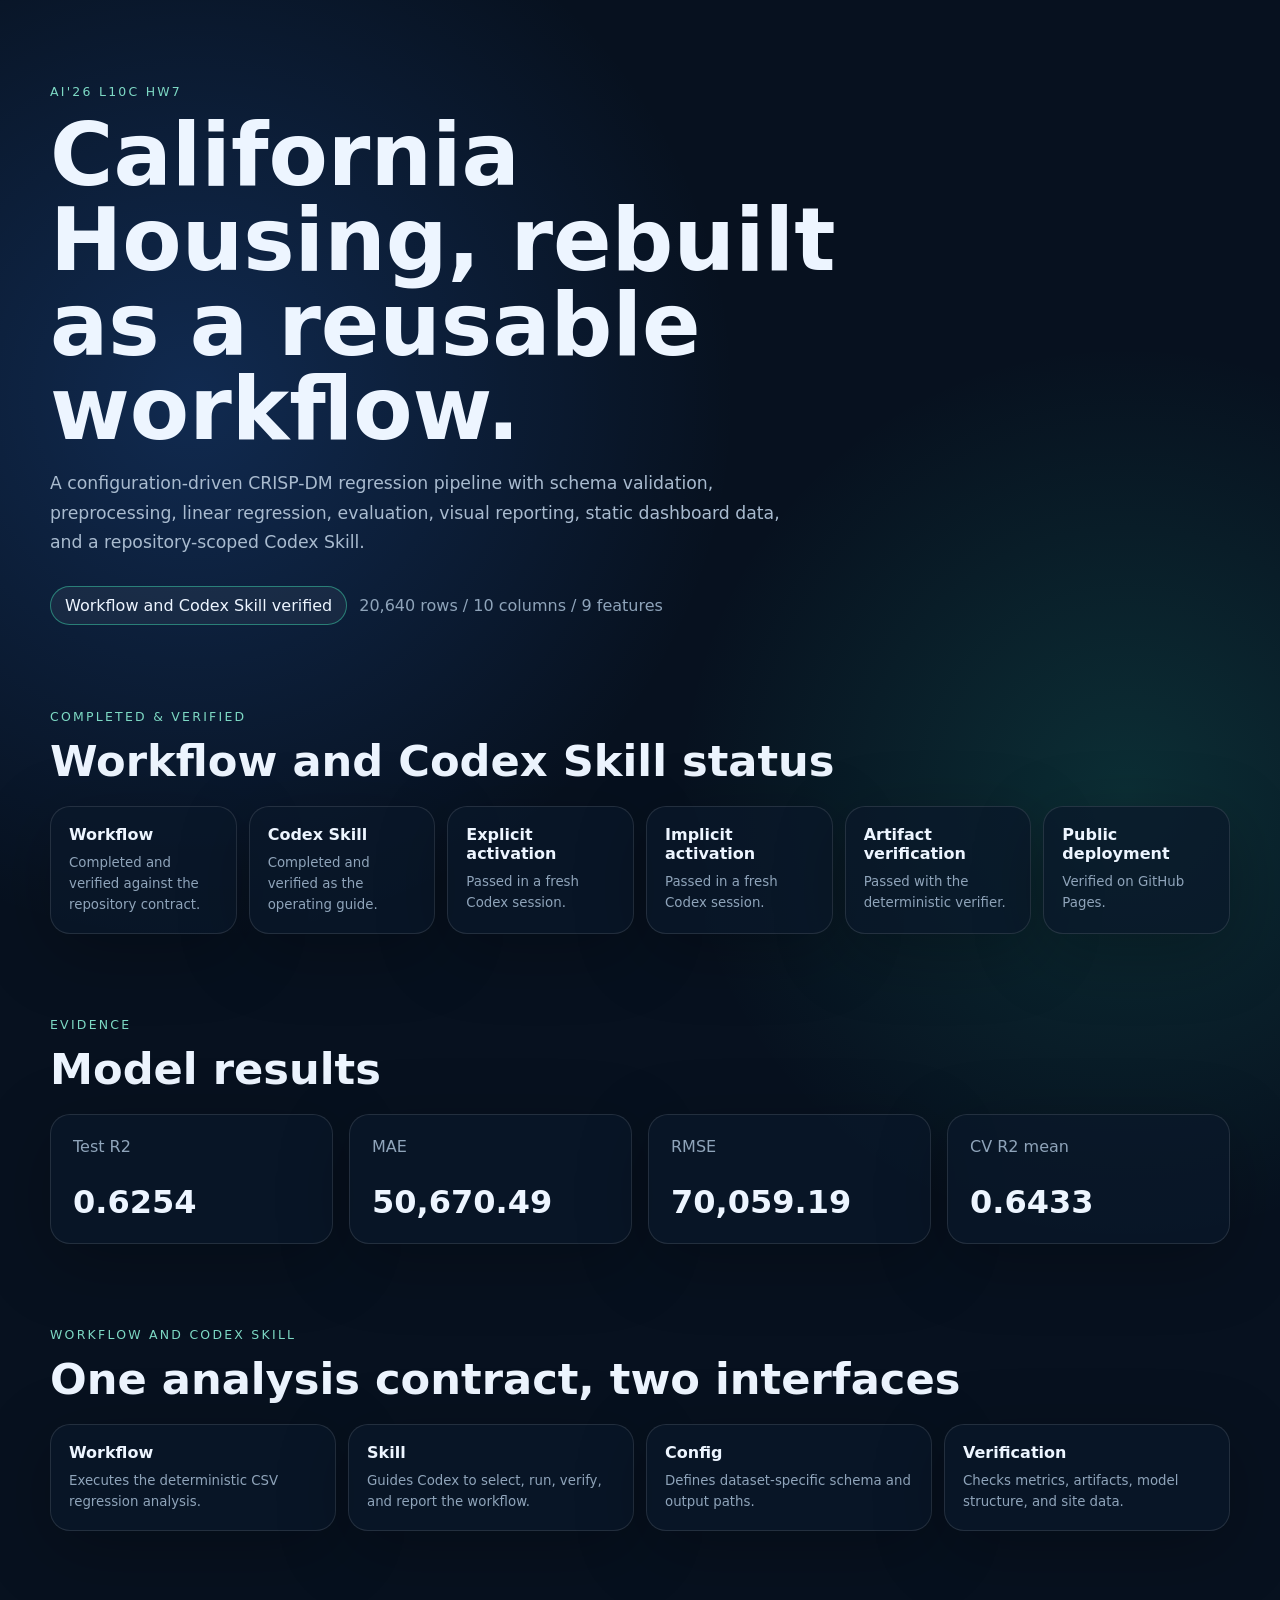
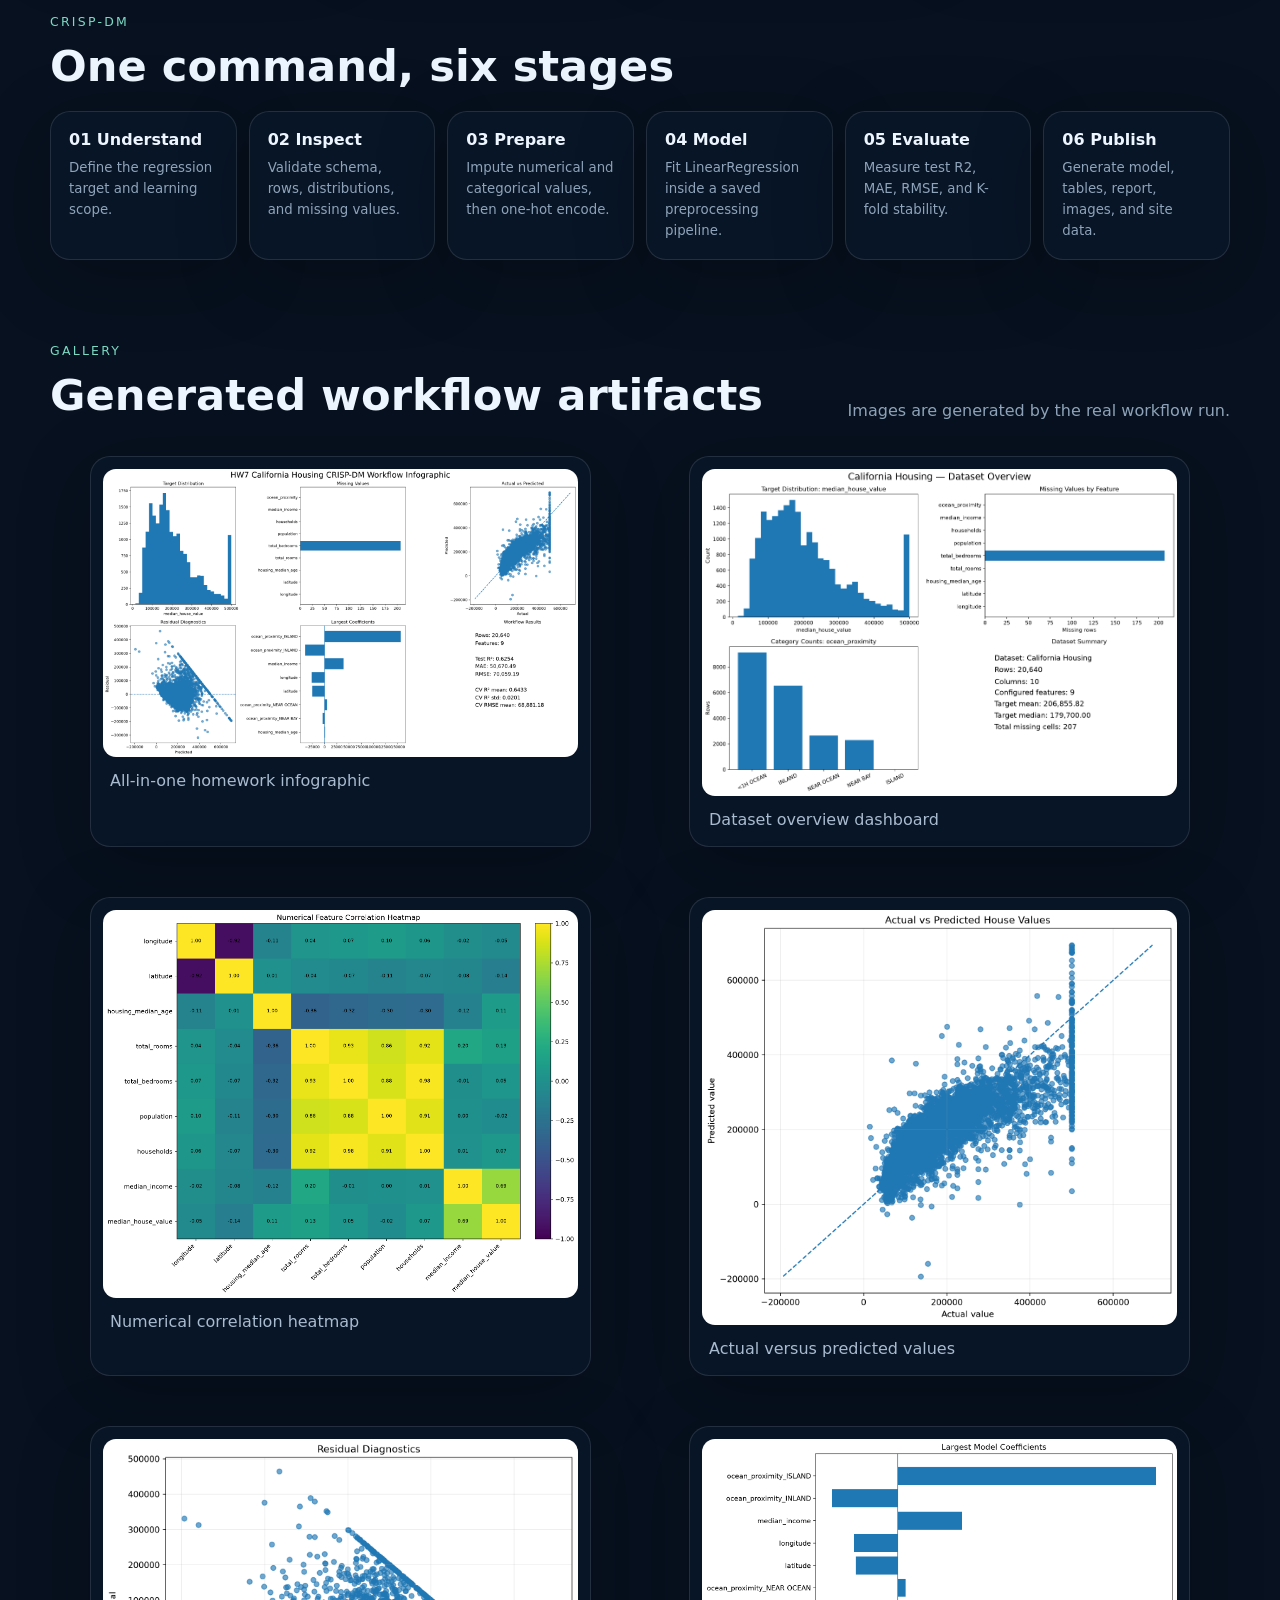
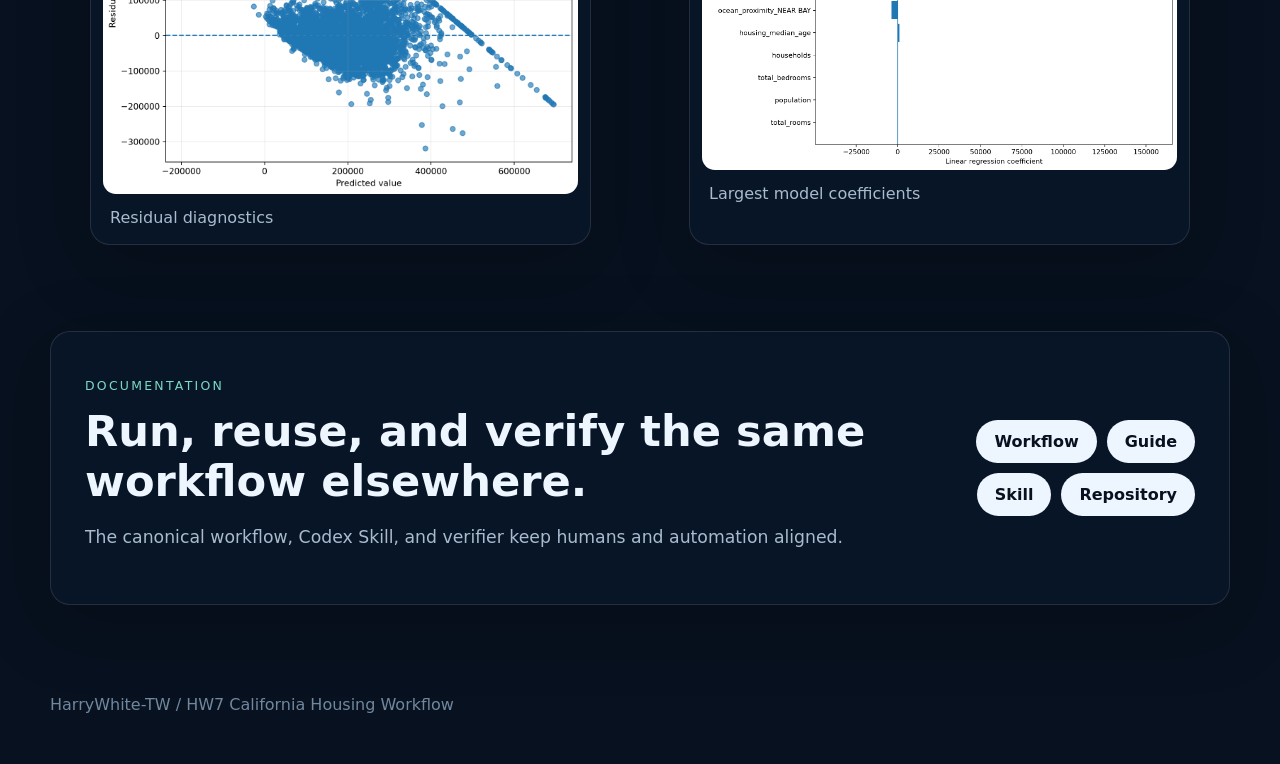
<file: index.html>
<!doctype html>
<html lang="en">
<head>
  <meta charset="UTF-8" />
  <meta name="viewport" content="width=device-width, initial-scale=1.0" />
  <meta name="description" content="HW7 reusable California Housing CRISP-DM regression workflow and Codex Skill." />
  <title>HW7 California Housing Workflow</title>
  <link rel="stylesheet" href="site/style.css" />
</head>
<body>
  <header class="shell">
    <p class="eyebrow">AI'26 L10C HW7</p>
    <h1>California Housing, rebuilt as a reusable workflow.</h1>
    <p class="lead">A configuration-driven CRISP-DM regression pipeline with schema validation, preprocessing, linear regression, evaluation, visual reporting, static dashboard data, and a repository-scoped Codex Skill.</p>
    <div class="status-row">
      <span class="status" data-status>Loading status</span>
      <span class="muted" data-dataset-meta></span>
    </div>
  </header>

  <main class="shell">
    <section>
      <div class="section-head"><div><p class="eyebrow">Completed & Verified</p><h2>Workflow and Codex Skill status</h2></div></div>
      <div class="status-grid">
        <article class="step"><b>Workflow</b><small>Completed and verified against the repository contract.</small></article>
        <article class="step"><b>Codex Skill</b><small>Completed and verified as the operating guide.</small></article>
        <article class="step"><b>Explicit activation</b><small>Passed in a fresh Codex session.</small></article>
        <article class="step"><b>Implicit activation</b><small>Passed in a fresh Codex session.</small></article>
        <article class="step"><b>Artifact verification</b><small>Passed with the deterministic verifier.</small></article>
        <article class="step"><b>Public deployment</b><small>Verified on GitHub Pages.</small></article>
      </div>
    </section>

    <section>
      <div class="section-head"><div><p class="eyebrow">Evidence</p><h2>Model results</h2></div></div>
      <div class="grid" data-metrics></div>
    </section>

    <section>
      <div class="section-head"><div><p class="eyebrow">Workflow and Codex Skill</p><h2>One analysis contract, two interfaces</h2></div></div>
      <div class="layer-grid">
        <article class="step"><b>Workflow</b><small>Executes the deterministic CSV regression analysis.</small></article>
        <article class="step"><b>Skill</b><small>Guides Codex to select, run, verify, and report the workflow.</small></article>
        <article class="step"><b>Config</b><small>Defines dataset-specific schema and output paths.</small></article>
        <article class="step"><b>Verification</b><small>Checks metrics, artifacts, model structure, and site data.</small></article>
      </div>
    </section>

    <section>
      <div class="section-head"><div><p class="eyebrow">CRISP-DM</p><h2>One command, six stages</h2></div></div>
      <div class="workflow">
        <article class="step"><b>01 Understand</b><small>Define the regression target and learning scope.</small></article>
        <article class="step"><b>02 Inspect</b><small>Validate schema, rows, distributions, and missing values.</small></article>
        <article class="step"><b>03 Prepare</b><small>Impute numerical and categorical values, then one-hot encode.</small></article>
        <article class="step"><b>04 Model</b><small>Fit LinearRegression inside a saved preprocessing pipeline.</small></article>
        <article class="step"><b>05 Evaluate</b><small>Measure test R2, MAE, RMSE, and K-fold stability.</small></article>
        <article class="step"><b>06 Publish</b><small>Generate model, tables, report, images, and site data.</small></article>
      </div>
    </section>

    <section>
      <div class="section-head"><div><p class="eyebrow">Gallery</p><h2>Generated workflow artifacts</h2></div><span class="muted">Images are generated by the real workflow run.</span></div>
      <div class="gallery">
        <figure class="panel"><img src="outputs/homework_infographic.png" alt="HW7 all-in-one infographic" /><figcaption>All-in-one homework infographic</figcaption></figure>
        <figure class="panel"><img src="outputs/dataset_overview_dashboard.png" alt="Dataset overview" /><figcaption>Dataset overview dashboard</figcaption></figure>
        <figure class="panel"><img src="outputs/correlation_heatmap.png" alt="Correlation heatmap" /><figcaption>Numerical correlation heatmap</figcaption></figure>
        <figure class="panel"><img src="outputs/actual_vs_predicted.png" alt="Actual versus predicted" /><figcaption>Actual versus predicted values</figcaption></figure>
        <figure class="panel"><img src="outputs/residual_diagnostics.png" alt="Residual diagnostics" /><figcaption>Residual diagnostics</figcaption></figure>
        <figure class="panel"><img src="outputs/feature_coefficients.png" alt="Feature coefficients" /><figcaption>Largest model coefficients</figcaption></figure>
      </div>
    </section>

    <section class="panel cta">
      <div><p class="eyebrow">Documentation</p><h2>Run, reuse, and verify the same workflow elsewhere.</h2><p class="lead">The canonical workflow, Codex Skill, and verifier keep humans and automation aligned.</p></div>
      <div class="link-row">
        <a class="button" href="WORKFLOW.md">Workflow</a>
        <a class="button" href="docs/WORKFLOW_GUIDE.md">Guide</a>
        <a class="button" href="docs/SKILL_GUIDE.md">Skill</a>
        <a class="button" href="https://github.com/HarryWhite-TW/hw7_california_housing_workflow/">Repository</a>
      </div>
    </section>
  </main>

  <footer class="shell">HarryWhite-TW / HW7 California Housing Workflow</footer>
  <script src="site/results.js"></script>
  <script src="site/app.js"></script>
</body>
</html>
</file>
<file: site/style.css>
* { box-sizing: border-box; }
:root {
  color-scheme: dark;
  font-family: Inter, ui-sans-serif, system-ui, -apple-system, BlinkMacSystemFont, "Segoe UI", sans-serif;
  background: #07111f;
  color: #edf5ff;
}
body {
  margin: 0;
  min-height: 100vh;
  background:
    radial-gradient(circle at 15% 10%, rgba(51, 132, 255, 0.22), transparent 34rem),
    radial-gradient(circle at 88% 20%, rgba(40, 214, 178, 0.15), transparent 28rem),
    #07111f;
}
a { color: inherit; }
.shell { width: min(1180px, calc(100% - 32px)); margin: 0 auto; }
header { padding: 72px 0 38px; }
.eyebrow { letter-spacing: .18em; text-transform: uppercase; font-size: .78rem; color: #7dd9c4; }
h1 { max-width: 850px; margin: 14px 0; font-size: clamp(2.5rem, 7vw, 5.4rem); line-height: .98; }
.lead { max-width: 760px; color: #a9bbcf; font-size: 1.08rem; line-height: 1.7; }
.status-row { display: flex; flex-wrap: wrap; gap: 12px; margin-top: 28px; align-items: center; }
.status { border: 1px solid rgba(255,255,255,.15); border-radius: 999px; padding: 9px 14px; background: rgba(255,255,255,.05); }
.status[data-state="complete"] { border-color: rgba(65,230,182,.45); }
.muted { color: #8fa4ba; }
section { margin: 34px 0 70px; }
.section-head { display: flex; justify-content: space-between; gap: 24px; align-items: end; margin-bottom: 20px; }
h2 { font-size: clamp(1.7rem, 4vw, 2.7rem); margin: 0; }
.grid { display: grid; grid-template-columns: repeat(12, 1fr); gap: 16px; }
.metric-card, .panel, .step {
  border: 1px solid rgba(255,255,255,.11);
  background: rgba(10, 24, 42, .72);
  box-shadow: 0 18px 70px rgba(0,0,0,.25);
  border-radius: 20px;
}
.metric-card { grid-column: span 3; padding: 22px; min-height: 130px; display: flex; flex-direction: column; justify-content: space-between; }
.metric-card span { color: #8fa4ba; }
.metric-card strong { font-size: 2rem; }
.metric-card.pending { grid-column: span 12; }
.workflow { display: grid; grid-template-columns: repeat(6, 1fr); gap: 12px; }
.layer-grid { display: grid; grid-template-columns: repeat(4, 1fr); gap: 12px; }
.status-grid { display: grid; grid-template-columns: repeat(6, 1fr); gap: 12px; }
.step { padding: 18px; }
.step b { display: block; margin-bottom: 8px; }
.step small { color: #8fa4ba; line-height: 1.5; }
.gallery { display: grid; grid-template-columns: repeat(2, minmax(0, 1fr)); gap: 18px; }
.panel { padding: 12px; overflow: hidden; }
.panel img { width: 100%; min-height: 230px; object-fit: cover; display: block; border-radius: 13px; background: rgba(255,255,255,.03); }
.panel figcaption { padding: 14px 7px 5px; color: #a9bbcf; }
.cta { padding: 34px; display: flex; justify-content: space-between; gap: 24px; align-items: center; }
.button { display: inline-flex; text-decoration: none; border-radius: 999px; padding: 12px 18px; background: #edf5ff; color: #07111f; font-weight: 700; }
.link-row { display: flex; flex-wrap: wrap; gap: 10px; justify-content: flex-end; }
footer { padding: 20px 0 50px; color: #71879e; }
@media (max-width: 900px) {
  .metric-card { grid-column: span 6; }
  .workflow, .layer-grid, .status-grid { grid-template-columns: repeat(2, 1fr); }
}
@media (max-width: 620px) {
  header { padding-top: 48px; }
  .metric-card { grid-column: span 12; }
  .workflow, .layer-grid, .status-grid, .gallery { grid-template-columns: 1fr; }
  .cta, .section-head { align-items: flex-start; flex-direction: column; }
}
</file>
